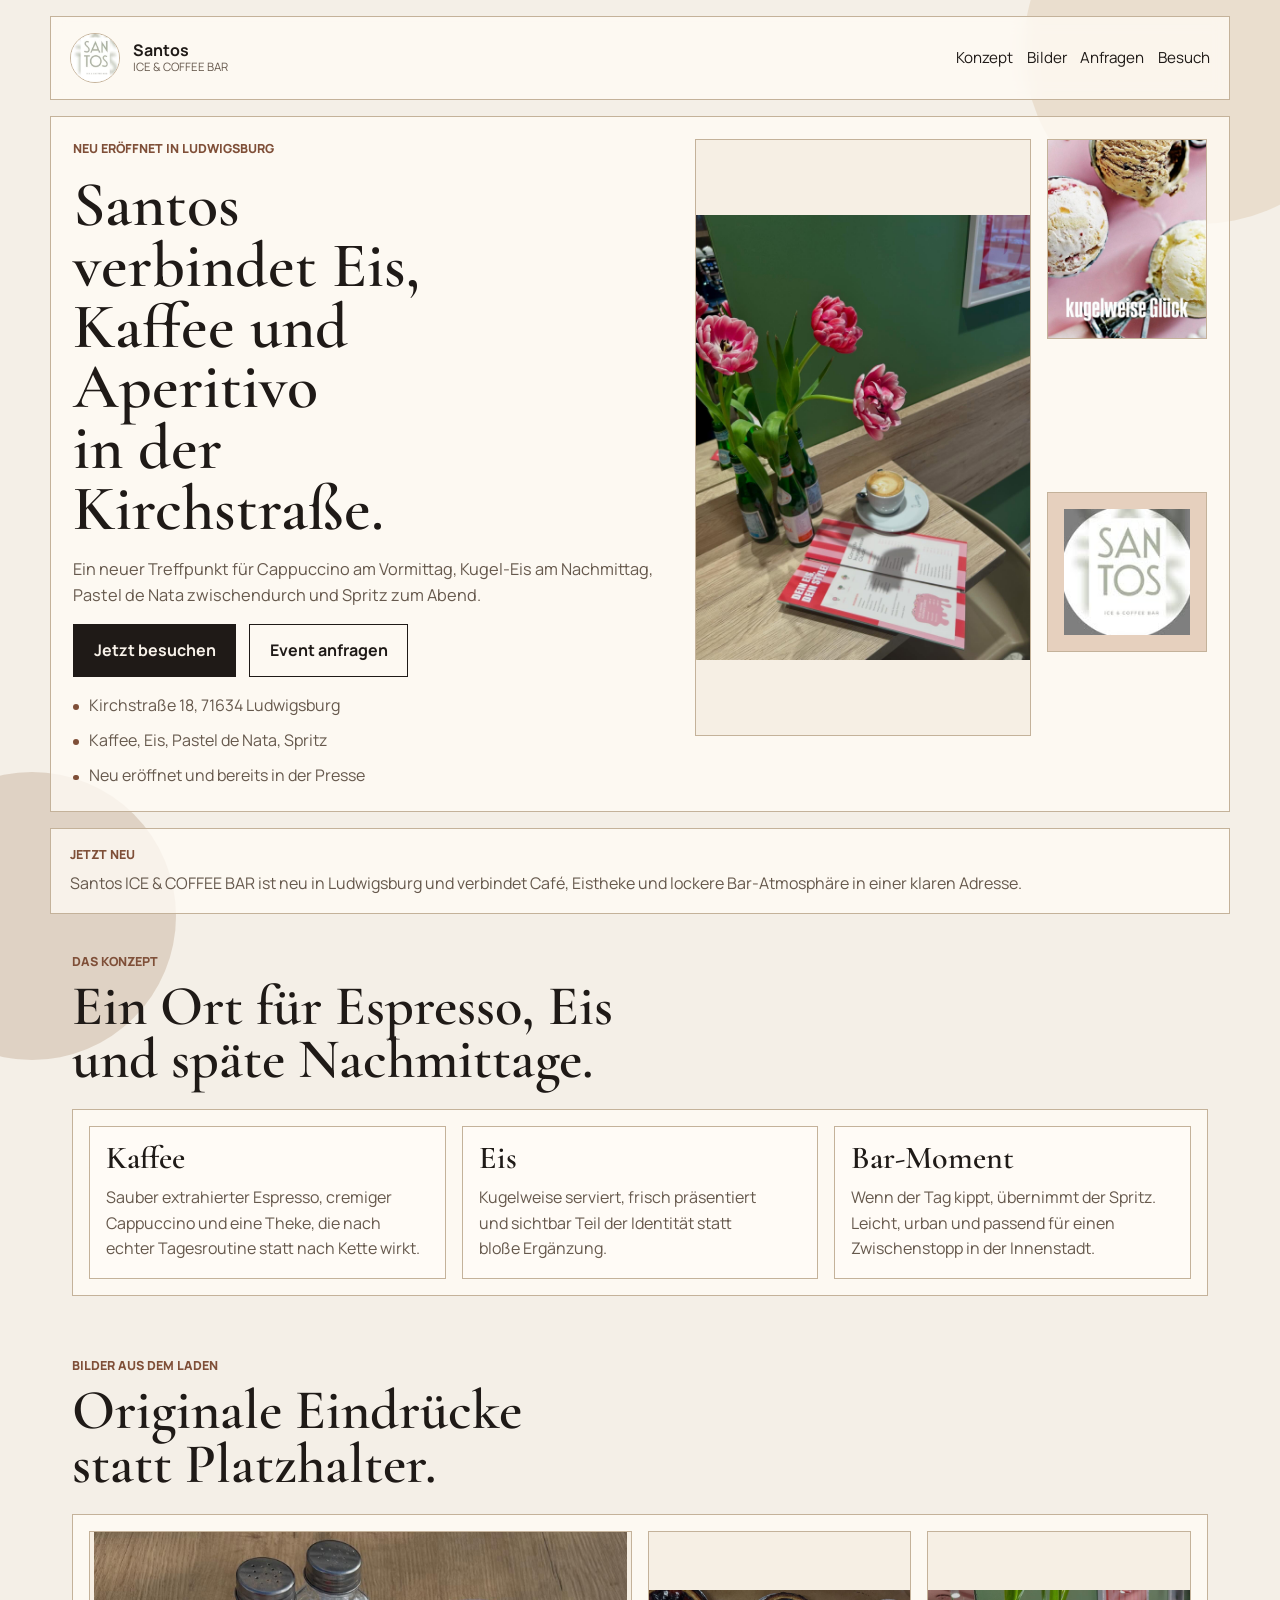
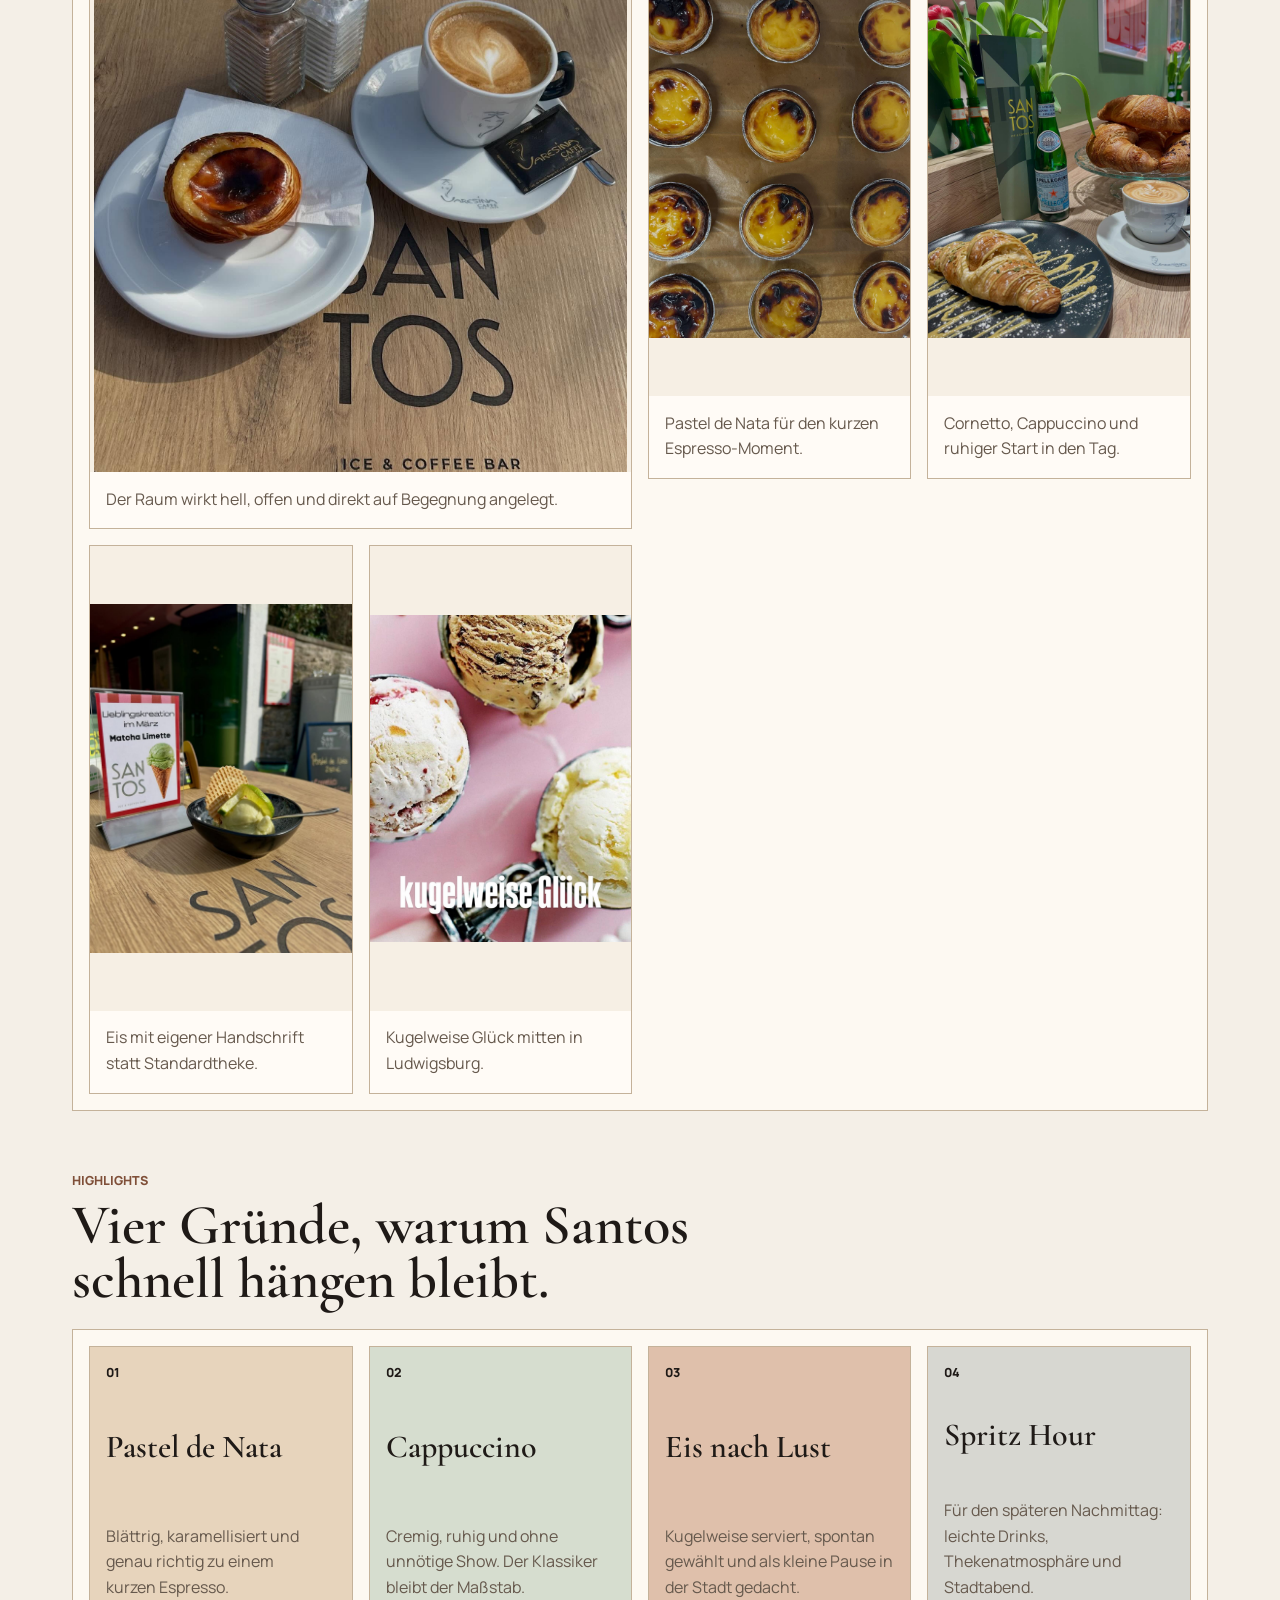
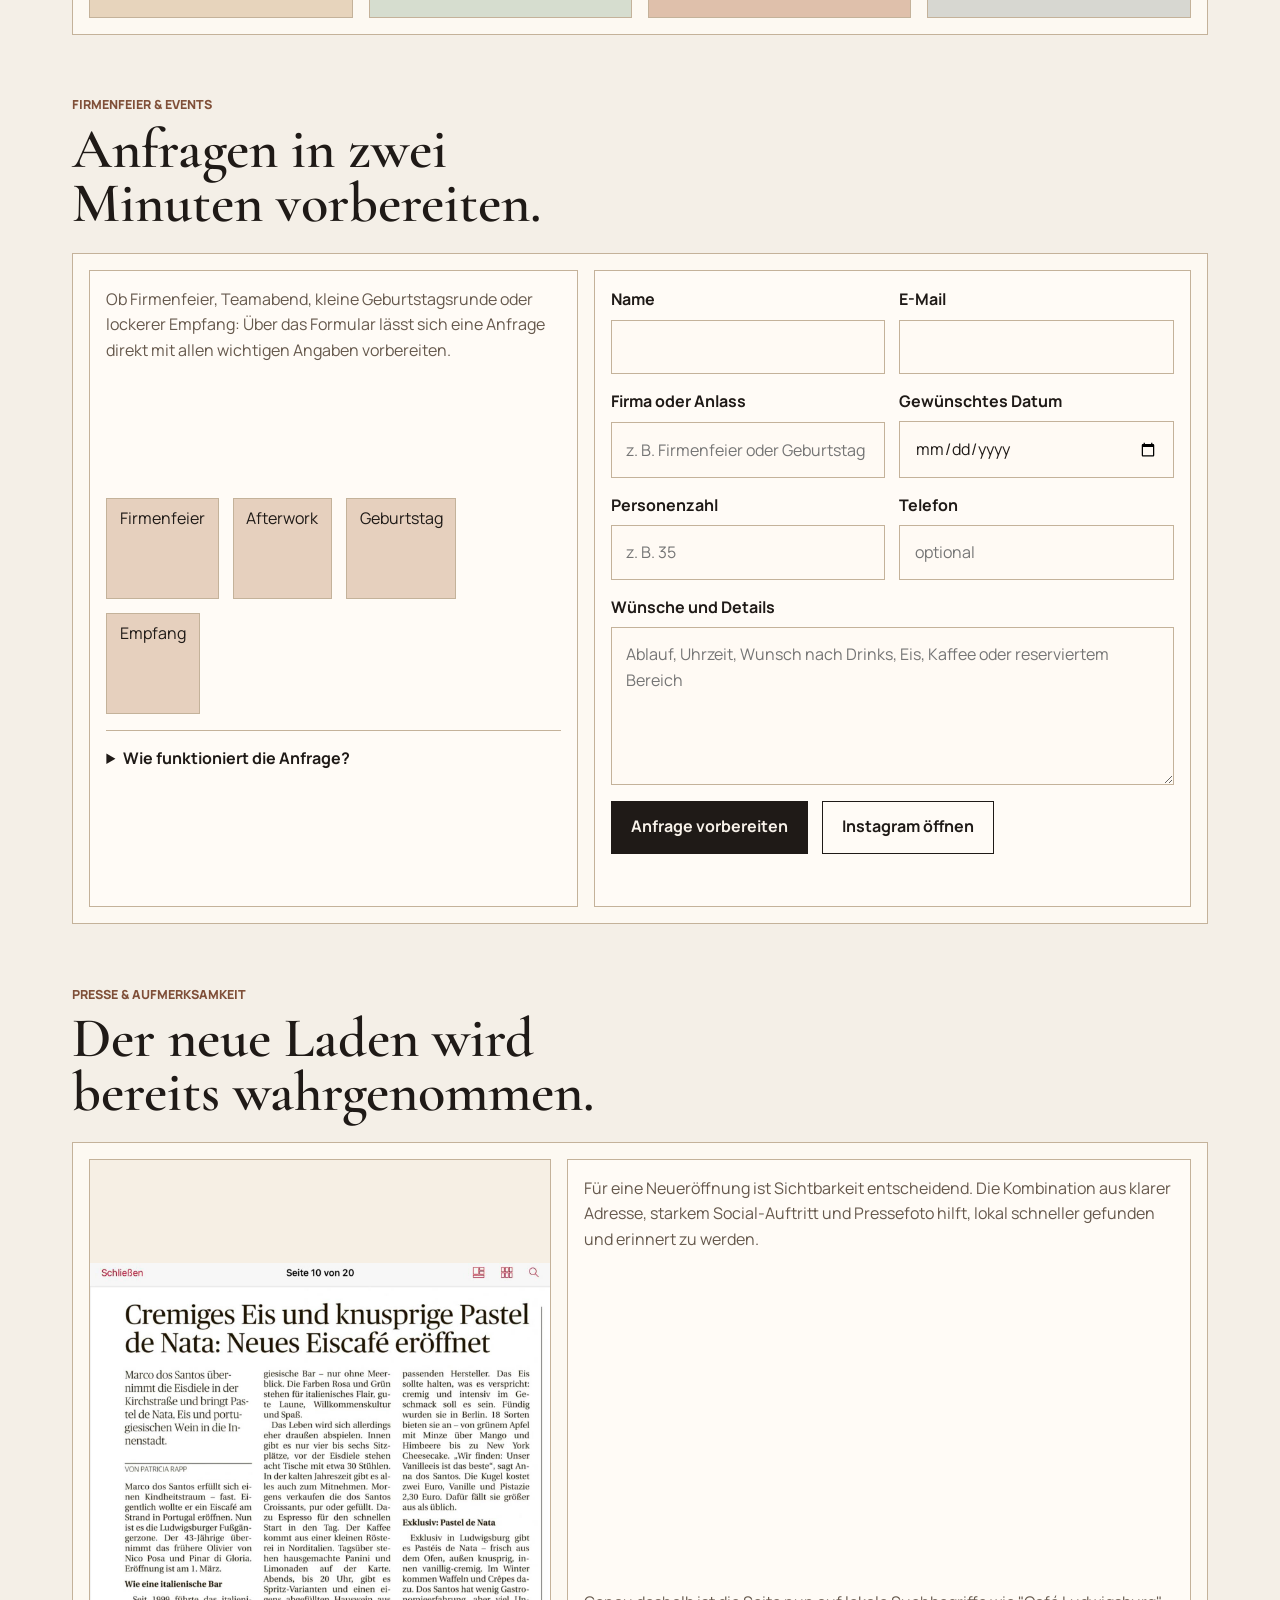
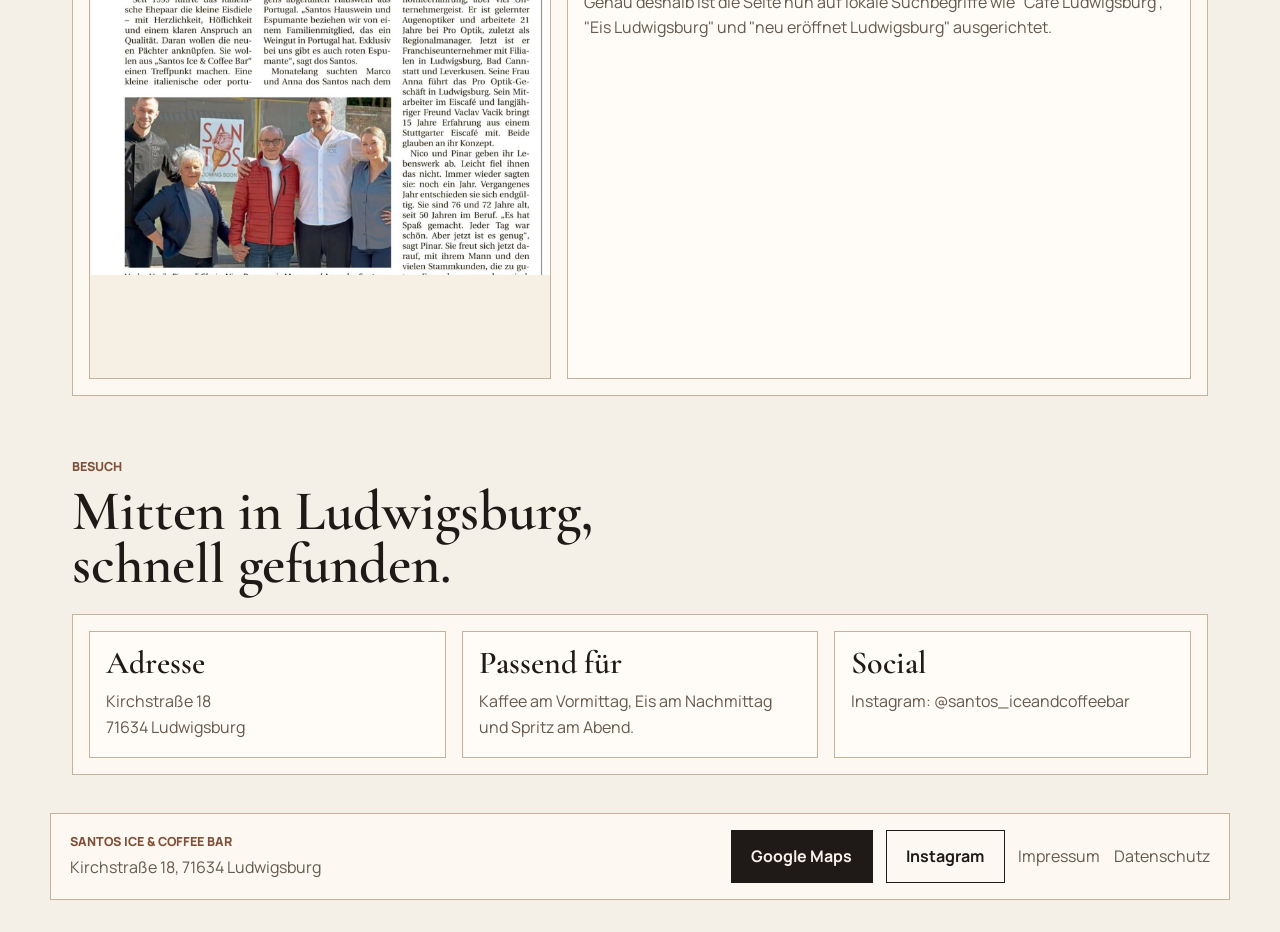
<file: index.html>
﻿<!DOCTYPE html>
<html lang="de">
  <head>
    <meta charset="UTF-8" />
    <meta name="viewport" content="width=device-width, initial-scale=1.0" />
    <title>Santos ICE &amp; COFFEE BAR | Neu eröffnet in Ludwigsburg</title>
    <meta
      name="description"
      content="Santos ICE & COFFEE BAR ist neu eröffnet in Ludwigsburg. Kaffee, Eis, Pastel de Nata, Spritz und entspannte Café-Bar-Vibes in der Kirchstraße 18."
    />
    <meta name="robots" content="index,follow" />
    <meta name="theme-color" content="#1f1a17" />
    <meta property="og:locale" content="de_DE" />
    <meta property="og:type" content="website" />
    <meta property="og:title" content="Santos ICE & COFFEE BAR | Neu eröffnet in Ludwigsburg" />
    <meta
      property="og:description"
      content="Neu eröffnet in Ludwigsburg: Santos ICE & COFFEE BAR mit Eis, Kaffee, Pastel de Nata und Spritz in der Kirchstraße 18."
    />
    <meta property="og:image" content="./santos-iceandcoffeebar.jpg" />
    <meta property="og:image:alt" content="Innenraum der Santos ICE & COFFEE BAR in Ludwigsburg" />
    <meta name="twitter:card" content="summary_large_image" />
    <meta name="twitter:title" content="Santos ICE & COFFEE BAR | Neu eröffnet in Ludwigsburg" />
    <meta
      name="twitter:description"
      content="Kaffee, Eis, Pastel de Nata und Spritz in der Kirchstraße 18 in Ludwigsburg."
    />
    <meta name="twitter:image" content="./santos-iceandcoffeebar.jpg" />
    <link rel="preconnect" href="https://fonts.googleapis.com" />
    <link rel="preconnect" href="https://fonts.gstatic.com" crossorigin />
    <link
      href="https://fonts.googleapis.com/css2?family=Cormorant+Garamond:wght@500;600;700&family=Manrope:wght@400;500;600;700;800&display=swap"
      rel="stylesheet"
    />
    <link rel="icon" type="image/jpeg" href="./logo.jpg" />
    <link rel="stylesheet" href="./styles.css" />
    <script type="application/ld+json">
      {
        "@context": "https://schema.org",
        "@type": "CafeOrCoffeeShop",
        "name": "Santos ICE & COFFEE BAR",
        "description": "Neu eröffnetes Café mit Eis, Kaffee, Pastel de Nata und Spritz in Ludwigsburg.",
        "address": {
          "@type": "PostalAddress",
          "streetAddress": "Kirchstraße 18",
          "postalCode": "71634",
          "addressLocality": "Ludwigsburg",
          "addressCountry": "DE"
        },
        "servesCuisine": ["Coffee", "Ice Cream", "Pastry", "Spritz"],
        "sameAs": ["https://www.instagram.com/santos_iceandcoffeebar/"]
      }
    </script>
  </head>
  <body>
    <div class="page-shell">
      <header class="site-header">
        <a class="brand" href="#top" aria-label="Startseite Santos ICE &amp; COFFEE BAR">
          <img class="brand-logo" src="./logo.jpg" alt="Santos ICE und COFFEE BAR Logo" />
          <span class="brand-text">
            <strong>Santos</strong>
            <span>ICE &amp; COFFEE BAR</span>
          </span>
        </a>

        <nav class="site-nav" aria-label="Hauptnavigation">
          <a href="#concept">Konzept</a>
          <a href="#gallery">Bilder</a>
          <a href="#events">Anfragen</a>
          <a href="#visit">Besuch</a>
        </nav>
      </header>

      <main id="top">
        <section class="hero">
          <div class="hero-copy">
            <p class="eyebrow">Neu eröffnet in Ludwigsburg</p>
            <h1>Santos verbindet Eis, Kaffee und Aperitivo in der Kirchstraße.</h1>
            <p class="hero-text">
              Ein neuer Treffpunkt für Cappuccino am Vormittag, Kugel-Eis am
              Nachmittag, Pastel de Nata zwischendurch und Spritz zum Abend.
            </p>
            <div class="hero-actions">
              <a class="button button-solid" href="#visit">Jetzt besuchen</a>
              <a class="button button-ghost" href="#events">Event anfragen</a>
            </div>
            <ul class="hero-facts" aria-label="Kurze Informationen zu Santos">
              <li>Kirchstraße 18, 71634 Ludwigsburg</li>
              <li>Kaffee, Eis, Pastel de Nata, Spritz</li>
              <li>Neu eröffnet und bereits in der Presse</li>
            </ul>
          </div>

          <div class="hero-visuals" aria-label="Eindrücke aus dem Santos">
            <a class="hero-image hero-image-main lightbox-trigger" href="./santos-iceandcoffeebar.jpg" data-lightbox-caption="Innenansicht der neu eröffneten Santos ICE & COFFEE BAR">
              <img
                src="./santos-iceandcoffeebar.jpg"
                alt="Innenansicht der neu eröffneten Santos ICE & COFFEE BAR"
                loading="eager"
              />
            </a>
            <a class="hero-image hero-image-small lightbox-trigger" href="./santos_eis.jpg" data-lightbox-caption="Eisbecher im Santos">
              <img src="./santos_eis.jpg" alt="Eisbecher im Santos" loading="lazy" />
            </a>
            <figure class="hero-image hero-image-badge">
              <img src="./logo.jpg" alt="Santos Logo" loading="lazy" />
            </figure>
          </div>
        </section>

        <section class="opening-note" aria-label="Hinweis zur Neueröffnung">
          <p class="eyebrow">Jetzt neu</p>
          <p>
            Santos ICE &amp; COFFEE BAR ist neu in Ludwigsburg und verbindet
            Café, Eistheke und lockere Bar-Atmosphäre in einer klaren Adresse.
          </p>
        </section>

        <section class="concept" id="concept">
          <div class="section-heading">
            <p class="eyebrow">Das Konzept</p>
            <h2>Ein Ort für Espresso, Eis und späte Nachmittage.</h2>
          </div>
          <div class="concept-grid">
            <article>
              <h3>Kaffee</h3>
              <p>
                Sauber extrahierter Espresso, cremiger Cappuccino und eine Theke,
                die nach echter Tagesroutine statt nach Kette wirkt.
              </p>
            </article>
            <article>
              <h3>Eis</h3>
              <p>
                Kugelweise serviert, frisch präsentiert und sichtbar Teil der
                Identität statt bloße Ergänzung.
              </p>
            </article>
            <article>
              <h3>Bar-Moment</h3>
              <p>
                Wenn der Tag kippt, übernimmt der Spritz. Leicht, urban und
                passend für einen Zwischenstopp in der Innenstadt.
              </p>
            </article>
          </div>
        </section>

        <section class="gallery" id="gallery">
          <div class="section-heading">
            <p class="eyebrow">Bilder aus dem Laden</p>
            <h2>Originale Eindrücke statt Platzhalter.</h2>
          </div>
          <div class="gallery-grid">
            <figure class="gallery-card gallery-card-large">
              <a class="lightbox-trigger" href="./ein tag im santos iceandcoffeebar.jpg" data-lightbox-caption="Ein Tag im Santos ICE & COFFEE BAR">
                <img src="./ein tag im santos iceandcoffeebar.jpg" alt="Ein Tag im Santos ICE & COFFEE BAR" loading="lazy" />
              </a>
              <figcaption>Der Raum wirkt hell, offen und direkt auf Begegnung angelegt.</figcaption>
            </figure>
            <figure class="gallery-card">
              <a class="lightbox-trigger" href="./pasteldenata.jpg" data-lightbox-caption="Pastel de Nata im Santos">
                <img src="./pasteldenata.jpg" alt="Pastel de Nata im Santos" loading="lazy" />
              </a>
              <figcaption>Pastel de Nata für den kurzen Espresso-Moment.</figcaption>
            </figure>
            <figure class="gallery-card">
              <a class="lightbox-trigger" href="./cornetto.jpg" data-lightbox-caption="Cornetto und Cappuccino im Santos">
                <img src="./cornetto.jpg" alt="Cornetto und Cappuccino im Santos" loading="lazy" />
              </a>
              <figcaption>Cornetto, Cappuccino und ruhiger Start in den Tag.</figcaption>
            </figure>
            <figure class="gallery-card">
              <a class="lightbox-trigger" href="./matcha limette eis.jpg" data-lightbox-caption="Matcha-Limette-Eis bei Santos">
                <img src="./matcha limette eis.jpg" alt="Matcha-Limette-Eis bei Santos" loading="lazy" />
              </a>
              <figcaption>Eis mit eigener Handschrift statt Standardtheke.</figcaption>
            </figure>
            <figure class="gallery-card">
              <a class="lightbox-trigger" href="./santos_eis.jpg" data-lightbox-caption="Kugelweise Glück mitten in Ludwigsburg">
                <img src="./santos_eis.jpg" alt="Eis im Santos ICE & COFFEE BAR" loading="lazy" />
              </a>
              <figcaption>Kugelweise Glück mitten in Ludwigsburg.</figcaption>
            </figure>
          </div>
        </section>

        <section class="specials">
          <div class="section-heading">
            <p class="eyebrow">Highlights</p>
            <h2>Vier Gründe, warum Santos schnell hängen bleibt.</h2>
          </div>
          <div class="specials-grid">
            <article class="special-card accent-sand">
              <span class="special-index">01</span>
              <h3>Pastel de Nata</h3>
              <p>Blättrig, karamellisiert und genau richtig zu einem kurzen Espresso.</p>
            </article>
            <article class="special-card accent-olive">
              <span class="special-index">02</span>
              <h3>Cappuccino</h3>
              <p>Cremig, ruhig und ohne unnötige Show. Der Klassiker bleibt der Maßstab.</p>
            </article>
            <article class="special-card accent-terra">
              <span class="special-index">03</span>
              <h3>Eis nach Lust</h3>
              <p>Kugelweise serviert, spontan gewählt und als kleine Pause in der Stadt gedacht.</p>
            </article>
            <article class="special-card accent-night">
              <span class="special-index">04</span>
              <h3>Spritz Hour</h3>
              <p>Für den späteren Nachmittag: leichte Drinks, Thekenatmosphäre und Stadtabend.</p>
            </article>
          </div>
        </section>

        <section class="events" id="events">
          <div class="section-heading">
            <p class="eyebrow">Firmenfeier &amp; Events</p>
            <h2>Anfragen in zwei Minuten vorbereiten.</h2>
          </div>
          <div class="events-layout">
            <div class="events-copy">
              <p>
                Ob Firmenfeier, Teamabend, kleine Geburtstagsrunde oder lockerer
                Empfang: Über das Formular lässt sich eine Anfrage direkt mit allen
                wichtigen Angaben vorbereiten.
              </p>
              <div class="event-tags" aria-label="Mögliche Anlässe">
                <span>Firmenfeier</span>
                <span>Afterwork</span>
                <span>Geburtstag</span>
                <span>Empfang</span>
              </div>
              <details class="events-detail">
                <summary>Wie funktioniert die Anfrage?</summary>
                <p>
                  Nach dem Absenden öffnet sich eine vorbereitete E-Mail mit allen
                  Formulardaten. So kann die Anfrage direkt verschickt oder vor dem
                  Versand noch angepasst werden.
                </p>
              </details>
            </div>

            <form class="event-form" id="event-form" data-recipient="info@santos-iceandcoffeebar.de" novalidate>
              <div class="form-grid">
                <label>
                  <span>Name</span>
                  <input type="text" name="name" autocomplete="name" required />
                </label>
                <label>
                  <span>E-Mail</span>
                  <input type="email" name="email" autocomplete="email" required />
                </label>
                <label>
                  <span>Firma oder Anlass</span>
                  <input type="text" name="occasion" placeholder="z. B. Firmenfeier oder Geburtstag" required />
                </label>
                <label>
                  <span>Gewünschtes Datum</span>
                  <input type="date" name="date" required />
                </label>
                <label>
                  <span>Personenzahl</span>
                  <input type="number" name="guests" min="5" max="250" placeholder="z. B. 35" required />
                </label>
                <label>
                  <span>Telefon</span>
                  <input type="tel" name="phone" autocomplete="tel" placeholder="optional" />
                </label>
              </div>
              <label class="form-message">
                <span>Wünsche und Details</span>
                <textarea name="message" rows="5" placeholder="Ablauf, Uhrzeit, Wunsch nach Drinks, Eis, Kaffee oder reserviertem Bereich"></textarea>
              </label>
              <div class="form-actions">
                <button class="button button-solid" type="submit">Anfrage vorbereiten</button>
                <a class="button button-ghost" href="https://www.instagram.com/santos_iceandcoffeebar/" target="_blank" rel="noreferrer">
                  Instagram öffnen
                </a>
              </div>
              <p class="form-feedback" id="form-feedback" aria-live="polite"></p>
            </form>
          </div>
        </section>

        <section class="press" id="press">
          <div class="section-heading">
            <p class="eyebrow">Presse &amp; Aufmerksamkeit</p>
            <h2>Der neue Laden wird bereits wahrgenommen.</h2>
          </div>
          <div class="press-layout">
            <a class="press-image lightbox-trigger" href="./santos-iceandcoffeebar-in-der-presse.jpg" data-lightbox-caption="Santos ICE & COFFEE BAR in der Presse">
              <img
                src="./santos-iceandcoffeebar-in-der-presse.jpg"
                alt="Santos ICE & COFFEE BAR in der Presse"
                loading="lazy"
              />
            </a>
            <div class="press-copy">
              <p>
                Für eine Neueröffnung ist Sichtbarkeit entscheidend. Die Kombination
                aus klarer Adresse, starkem Social-Auftritt und Pressefoto hilft,
                lokal schneller gefunden und erinnert zu werden.
              </p>
              <p>
                Genau deshalb ist die Seite nun auf lokale Suchbegriffe wie
                "Café Ludwigsburg", "Eis Ludwigsburg" und "neu eröffnet
                Ludwigsburg" ausgerichtet.
              </p>
            </div>
          </div>
        </section>

        <section class="visit" id="visit">
          <div class="section-heading">
            <p class="eyebrow">Besuch</p>
            <h2>Mitten in Ludwigsburg, schnell gefunden.</h2>
          </div>
          <div class="visit-layout">
            <article class="visit-card">
              <h3>Adresse</h3>
              <p>Kirchstraße 18<br />71634 Ludwigsburg</p>
            </article>
            <article class="visit-card">
              <h3>Passend für</h3>
              <p>Kaffee am Vormittag, Eis am Nachmittag und Spritz am Abend.</p>
            </article>
            <article class="visit-card">
              <h3>Social</h3>
              <p>
                Instagram:
                <a href="https://www.instagram.com/santos_iceandcoffeebar/" target="_blank" rel="noreferrer">
                  @santos_iceandcoffeebar
                </a>
              </p>
            </article>
          </div>
        </section>
      </main>

      <footer class="site-footer" id="contact">
        <div>
          <p class="eyebrow">Santos ICE &amp; COFFEE BAR</p>
          <p>Kirchstraße 18, 71634 Ludwigsburg</p>
        </div>
        <div class="footer-actions footer-links">
          <a class="button button-solid" href="https://maps.google.com/?q=Kirchstraße+18+71634+Ludwigsburg" target="_blank" rel="noreferrer">
            Google Maps
          </a>
          <a class="button button-ghost" href="https://www.instagram.com/santos_iceandcoffeebar/" target="_blank" rel="noreferrer">
            Instagram
          </a>
          <a class="footer-legal-link" href="./impressum.html">Impressum</a>
          <a class="footer-legal-link" href="./datenschutz.html">Datenschutz</a>
        </div>
      </footer>
    </div>

    <div class="lightbox" id="lightbox" hidden>
      <button class="lightbox-close" id="lightbox-close" type="button" aria-label="Lightbox schließen">Schließen</button>
      <div class="lightbox-backdrop" id="lightbox-backdrop"></div>
      <figure class="lightbox-figure">
        <img id="lightbox-image" alt="" />
        <figcaption id="lightbox-caption"></figcaption>
      </figure>
    </div>

    <script src="./script.js"></script>
  </body>
</html>
</file>
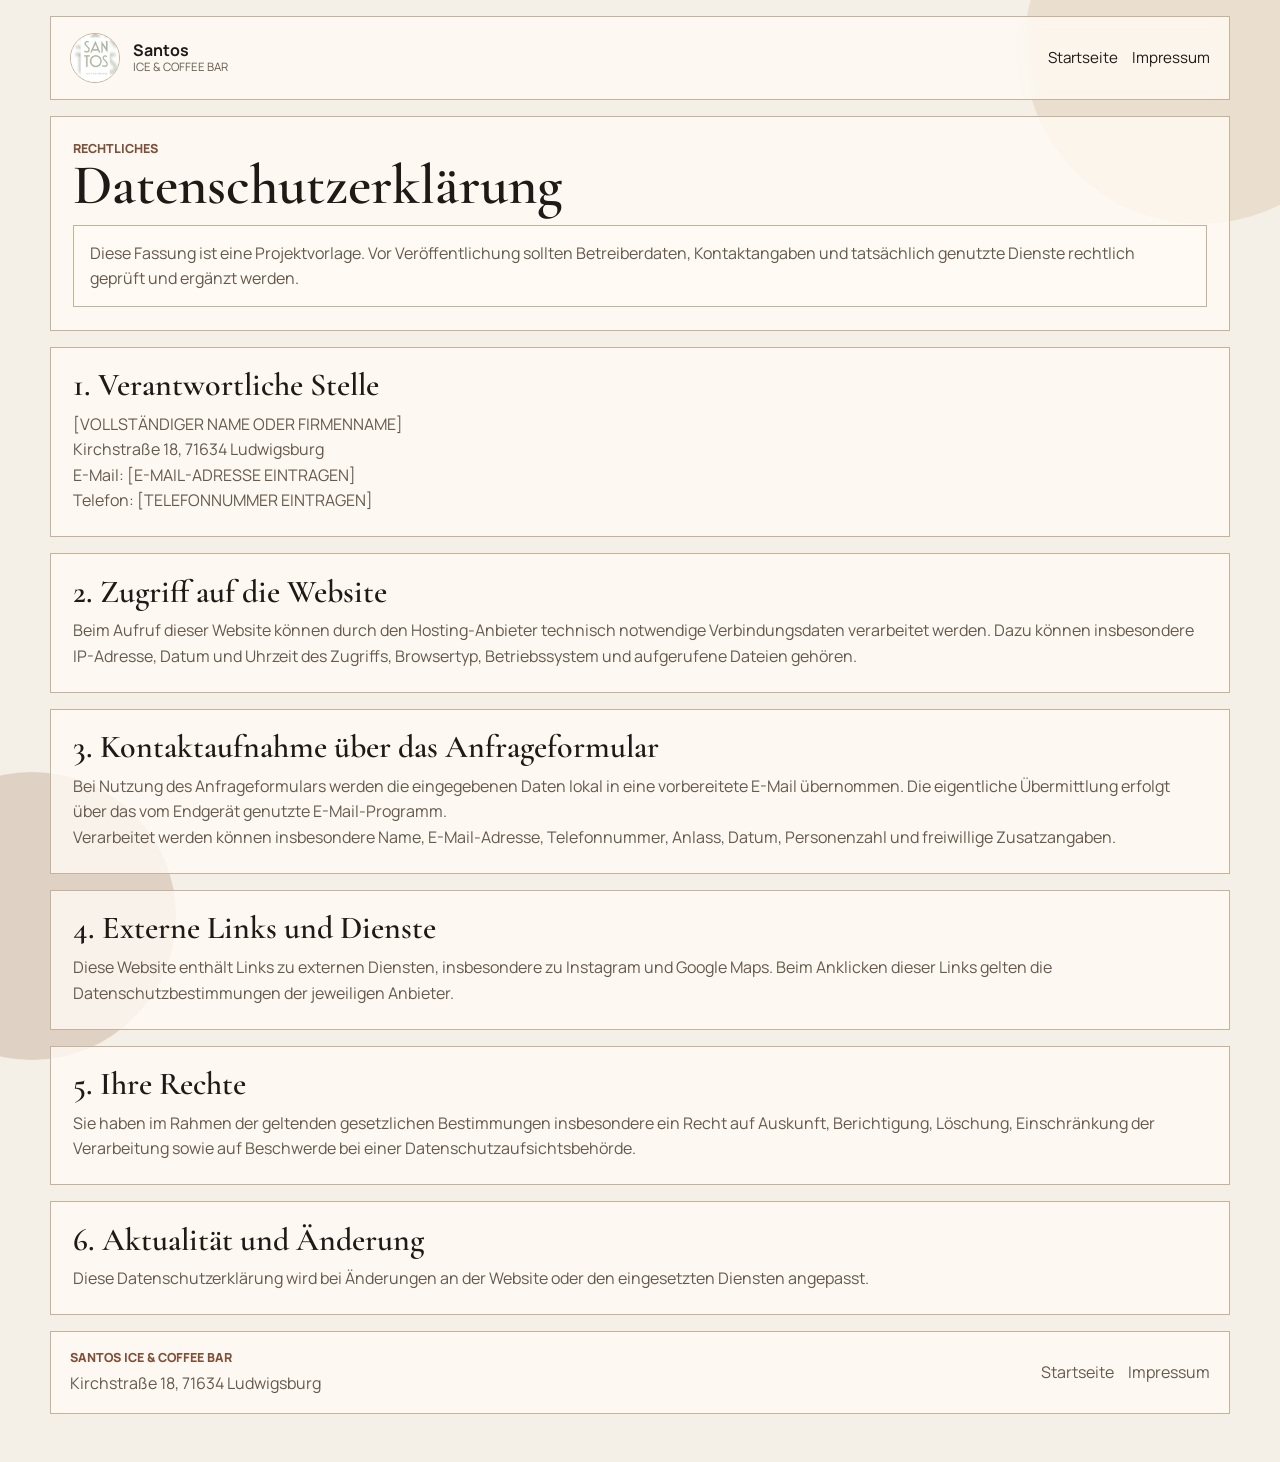
<file: datenschutz.html>
﻿<!DOCTYPE html>
<html lang="de">
  <head>
    <meta charset="UTF-8" />
    <meta name="viewport" content="width=device-width, initial-scale=1.0" />
    <title>Datenschutz | Santos ICE &amp; COFFEE BAR</title>
    <meta name="robots" content="index,follow" />
    <link rel="preconnect" href="https://fonts.googleapis.com" />
    <link rel="preconnect" href="https://fonts.gstatic.com" crossorigin />
    <link
      href="https://fonts.googleapis.com/css2?family=Cormorant+Garamond:wght@500;600;700&family=Manrope:wght@400;500;600;700;800&display=swap"
      rel="stylesheet"
    />
    <link rel="icon" type="image/jpeg" href="./logo.jpg" />
    <link rel="stylesheet" href="./styles.css" />
  </head>
  <body>
    <div class="page-shell legal-shell">
      <header class="site-header">
        <a class="brand" href="./index.html" aria-label="Zur Startseite von Santos ICE &amp; COFFEE BAR">
          <img class="brand-logo" src="./logo.jpg" alt="Santos ICE und COFFEE BAR Logo" />
          <span class="brand-text">
            <strong>Santos</strong>
            <span>ICE &amp; COFFEE BAR</span>
          </span>
        </a>
        <nav class="site-nav" aria-label="Rechtliches">
          <a href="./index.html">Startseite</a>
          <a href="./impressum.html">Impressum</a>
        </nav>
      </header>

      <main class="legal-page">
        <section class="legal-card">
          <p class="eyebrow">Rechtliches</p>
          <h1>Datenschutzerklärung</h1>
          <p class="legal-note">
            Diese Fassung ist eine Projektvorlage. Vor Veröffentlichung sollten Betreiberdaten, Kontaktangaben und tatsächlich genutzte Dienste rechtlich geprüft und ergänzt werden.
          </p>
        </section>

        <section class="legal-card">
          <h2>1. Verantwortliche Stelle</h2>
          <p>[VOLLSTÄNDIGER NAME ODER FIRMENNAME]</p>
          <p>Kirchstraße 18, 71634 Ludwigsburg</p>
          <p>E-Mail: [E-MAIL-ADRESSE EINTRAGEN]</p>
          <p>Telefon: [TELEFONNUMMER EINTRAGEN]</p>
        </section>

        <section class="legal-card">
          <h2>2. Zugriff auf die Website</h2>
          <p>
            Beim Aufruf dieser Website können durch den Hosting-Anbieter technisch notwendige Verbindungsdaten verarbeitet werden.
            Dazu können insbesondere IP-Adresse, Datum und Uhrzeit des Zugriffs, Browsertyp, Betriebssystem und aufgerufene Dateien gehören.
          </p>
        </section>

        <section class="legal-card">
          <h2>3. Kontaktaufnahme über das Anfrageformular</h2>
          <p>
            Bei Nutzung des Anfrageformulars werden die eingegebenen Daten lokal in eine vorbereitete E-Mail übernommen.
            Die eigentliche Übermittlung erfolgt über das vom Endgerät genutzte E-Mail-Programm.
          </p>
          <p>
            Verarbeitet werden können insbesondere Name, E-Mail-Adresse, Telefonnummer, Anlass, Datum, Personenzahl und freiwillige Zusatzangaben.
          </p>
        </section>

        <section class="legal-card">
          <h2>4. Externe Links und Dienste</h2>
          <p>
            Diese Website enthält Links zu externen Diensten, insbesondere zu Instagram und Google Maps.
            Beim Anklicken dieser Links gelten die Datenschutzbestimmungen der jeweiligen Anbieter.
          </p>
        </section>

        <section class="legal-card">
          <h2>5. Ihre Rechte</h2>
          <p>
            Sie haben im Rahmen der geltenden gesetzlichen Bestimmungen insbesondere ein Recht auf Auskunft, Berichtigung, Löschung, Einschränkung der Verarbeitung sowie auf Beschwerde bei einer Datenschutzaufsichtsbehörde.
          </p>
        </section>

        <section class="legal-card">
          <h2>6. Aktualität und Änderung</h2>
          <p>
            Diese Datenschutzerklärung wird bei Änderungen an der Website oder den eingesetzten Diensten angepasst.
          </p>
        </section>
      </main>

      <footer class="site-footer">
        <div>
          <p class="eyebrow">Santos ICE &amp; COFFEE BAR</p>
          <p>Kirchstraße 18, 71634 Ludwigsburg</p>
        </div>
        <div class="footer-actions footer-links">
          <a class="footer-legal-link" href="./index.html">Startseite</a>
          <a class="footer-legal-link" href="./impressum.html">Impressum</a>
        </div>
      </footer>
    </div>
  </body>
</html>
</file>
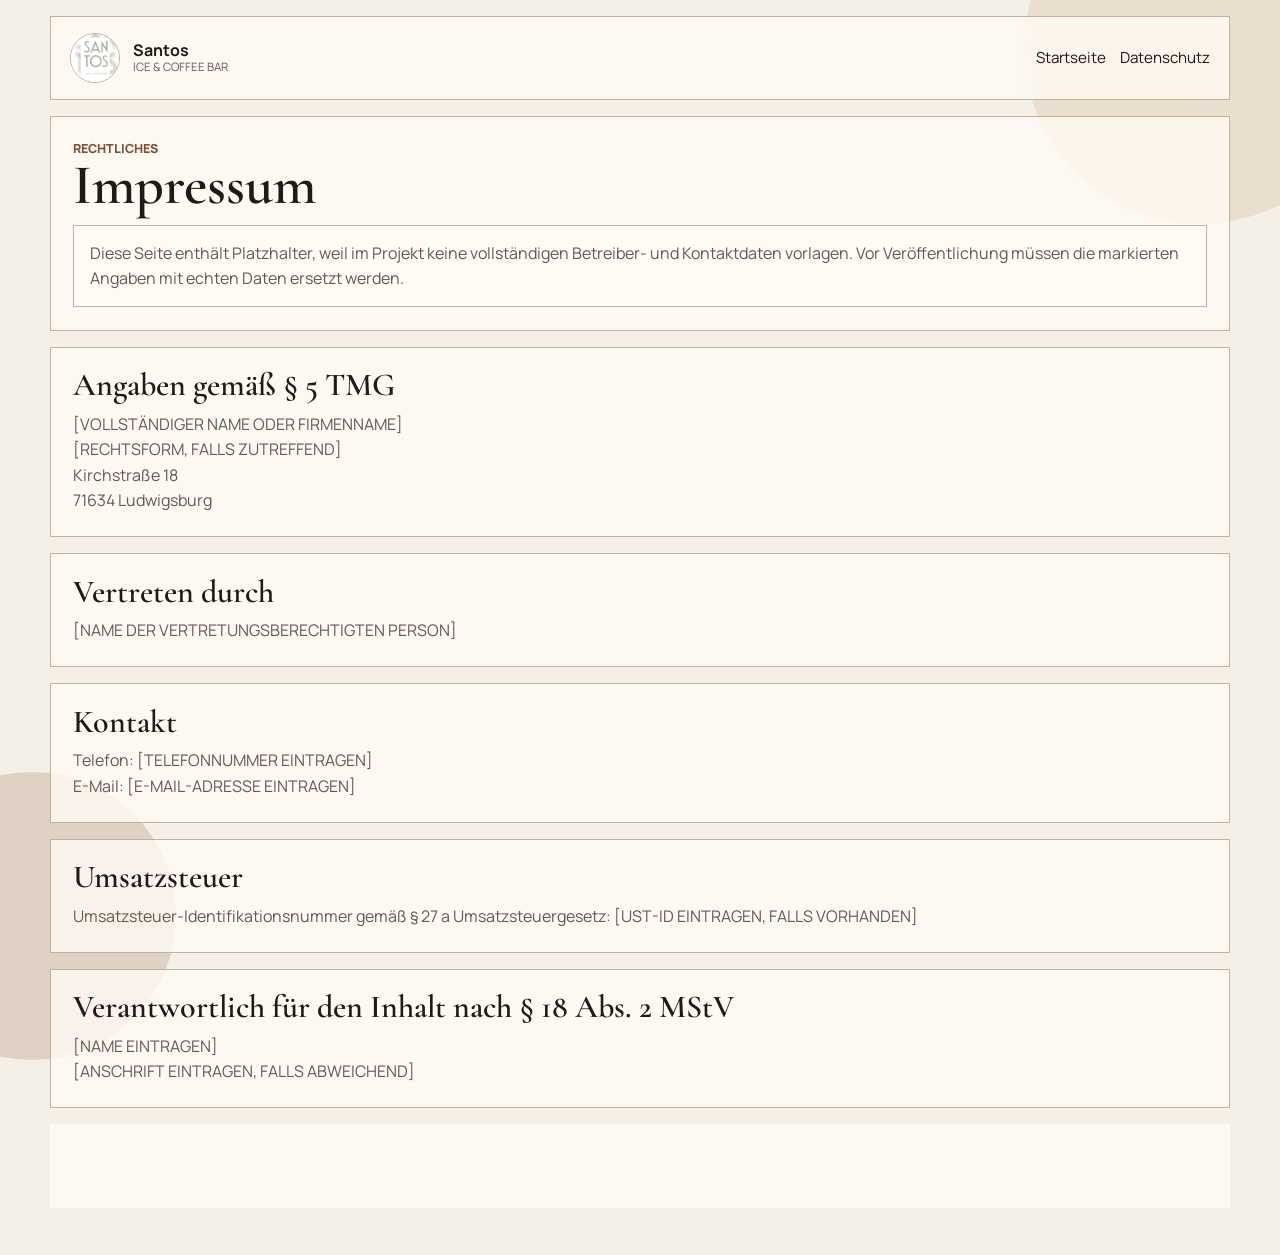
<file: impressum.html>
﻿<!DOCTYPE html>
<html lang="de">
  <head>
    <meta charset="UTF-8" />
    <meta name="viewport" content="width=device-width, initial-scale=1.0" />
    <title>Impressum | Santos ICE &amp; COFFEE BAR</title>
    <meta name="robots" content="index,follow" />
    <link rel="preconnect" href="https://fonts.googleapis.com" />
    <link rel="preconnect" href="https://fonts.gstatic.com" crossorigin />
    <link
      href="https://fonts.googleapis.com/css2?family=Cormorant+Garamond:wght@500;600;700&family=Manrope:wght@400;500;600;700;800&display=swap"
      rel="stylesheet"
    />
    <link rel="icon" type="image/jpeg" href="./logo.jpg" />
    <link rel="stylesheet" href="./styles.css" />
  </head>
  <body>
    <div class="page-shell legal-shell">
      <header class="site-header">
        <a class="brand" href="./index.html" aria-label="Zur Startseite von Santos ICE &amp; COFFEE BAR">
          <img class="brand-logo" src="./logo.jpg" alt="Santos ICE und COFFEE BAR Logo" />
          <span class="brand-text">
            <strong>Santos</strong>
            <span>ICE &amp; COFFEE BAR</span>
          </span>
        </a>
        <nav class="site-nav" aria-label="Rechtliches">
          <a href="./index.html">Startseite</a>
          <a href="./datenschutz.html">Datenschutz</a>
        </nav>
      </header>

      <main class="legal-page">
        <section class="legal-card">
          <p class="eyebrow">Rechtliches</p>
          <h1>Impressum</h1>
          <p class="legal-note">
            Diese Seite enthält Platzhalter, weil im Projekt keine vollständigen Betreiber- und Kontaktdaten vorlagen.
            Vor Veröffentlichung müssen die markierten Angaben mit echten Daten ersetzt werden.
          </p>
        </section>

        <section class="legal-card">
          <h2>Angaben gemäß § 5 TMG</h2>
          <p>[VOLLSTÄNDIGER NAME ODER FIRMENNAME]</p>
          <p>[RECHTSFORM, FALLS ZUTREFFEND]</p>
          <p>Kirchstraße 18</p>
          <p>71634 Ludwigsburg</p>
        </section>

        <section class="legal-card">
          <h2>Vertreten durch</h2>
          <p>[NAME DER VERTRETUNGSBERECHTIGTEN PERSON]</p>
        </section>

        <section class="legal-card">
          <h2>Kontakt</h2>
          <p>Telefon: [TELEFONNUMMER EINTRAGEN]</p>
          <p>E-Mail: [E-MAIL-ADRESSE EINTRAGEN]</p>
        </section>

        <section class="legal-card">
          <h2>Umsatzsteuer</h2>
          <p>Umsatzsteuer-Identifikationsnummer gemäß § 27 a Umsatzsteuergesetz: [UST-ID EINTRAGEN, FALLS VORHANDEN]</p>
        </section>

        <section class="legal-card">
          <h2>Verantwortlich für den Inhalt nach § 18 Abs. 2 MStV</h2>
          <p>[NAME EINTRAGEN]</p>
          <p>[ANSCHRIFT EINTRAGEN, FALLS ABWEICHEND]</p>
        </section>
      </main>

      <footer class="site-footer">
        <div>
          <p class="eyebrow">Santos ICE &amp; COFFEE BAR</p>
          <p>Kirchstraße 18, 71634 Ludwigsburg</p>
        </div>
        <div class="footer-actions footer-links">
          <a class="footer-legal-link" href="./index.html">Startseite</a>
          <a class="footer-legal-link" href="./datenschutz.html">Datenschutz</a>
        </div>
      </footer>
    </div>
  </body>
</html>
</file>
<file: styles.css>
﻿:root {
  --bg: #f4efe7;
  --surface: #efe5d7;
  --surface-strong: #e3d2bc;
  --surface-soft: rgba(255, 251, 245, 0.78);
  --ink: #1f1a17;
  --muted: #66594d;
  --line: #c4b29a;
  --accent: #7f4f38;
  --accent-soft: #e6d0be;
  --max-width: 1180px;
}

* {
  box-sizing: border-box;
}

body {
  margin: 0;
  min-height: 100vh;
  background: var(--bg);
  color: var(--ink);
  font-family: "Manrope", sans-serif;
  line-height: 1.6;
}

body.lightbox-open {
  overflow: hidden;
}

body::before,
body::after {
  content: "";
  position: fixed;
  z-index: -1;
  border-radius: 999px;
  opacity: 0.45;
}

body::before {
  top: -8rem;
  right: -6rem;
  width: 22rem;
  height: 22rem;
  background: #dec9b0;
}

body::after {
  bottom: -10rem;
  left: -7rem;
  width: 18rem;
  height: 18rem;
  background: #c5b09a;
}

a {
  color: inherit;
  text-decoration: none;
}

img {
  display: block;
  max-width: 100%;
}

p {
  margin: 0;
  color: var(--muted);
  text-wrap: pretty;
}

ul {
  margin: 0;
  padding: 0;
  list-style: none;
}

input,
textarea,
button {
  font: inherit;
}

h1,
h2,
h3,
strong {
  text-wrap: balance;
}

h1,
h2,
h3 {
  margin: 0;
  font-family: "Cormorant Garamond", serif;
  font-weight: 600;
  line-height: 0.95;
}

.page-shell {
  width: min(calc(100% - 2rem), var(--max-width));
  margin: 0 auto;
  padding: 1rem 0 2rem;
}

.legal-shell {
  padding-bottom: 3rem;
}

.site-header,
.site-footer,
.hero,
.opening-note,
.concept-grid,
.gallery-grid,
.specials-grid,
.events-layout,
.press-layout,
.visit-layout,
.legal-card {
  border: 1px solid var(--line);
  background: var(--surface-soft);
}

.site-header,
.site-footer {
  display: flex;
  align-items: center;
  justify-content: space-between;
  gap: 1rem;
  padding: 1rem 1.2rem;
  backdrop-filter: blur(8px);
}

.site-header {
  position: sticky;
  top: 1rem;
  z-index: 10;
}

.brand {
  display: inline-flex;
  align-items: center;
  gap: 0.85rem;
}

.brand-logo {
  width: 3.1rem;
  height: 3.1rem;
  border-radius: 999px;
  object-fit: cover;
  border: 1px solid var(--line);
  background: #fff8f0;
}

.brand-text {
  display: grid;
  gap: 0.1rem;
  line-height: 1.1;
}

.brand-text strong {
  font-size: 1rem;
}

.brand-text span {
  font-size: 0.72rem;
  text-transform: uppercase;
  color: var(--muted);
}

.site-nav {
  display: flex;
  flex-wrap: wrap;
  justify-content: flex-end;
  gap: 0.85rem;
  font-size: 0.95rem;
}

.site-nav a {
  padding: 0.35rem 0;
}

.hero,
.gallery,
.press,
.specials,
.visit,
.concept,
.events,
.legal-page {
  margin-top: 1rem;
}

.hero,
.concept,
.gallery,
.specials,
.press,
.visit,
.events {
  padding: 1.4rem;
}

.hero {
  display: grid;
  grid-template-columns: minmax(0, 1fr) minmax(19rem, 32rem);
  gap: 1.5rem;
}

.hero-copy {
  display: grid;
  gap: 1rem;
  align-content: start;
}

.eyebrow {
  font-size: 0.78rem;
  font-weight: 800;
  text-transform: uppercase;
  color: var(--accent);
}

.hero h1 {
  font-size: clamp(2.6rem, 5vw, 4.4rem);
  max-width: 13ch;
}

.hero-text {
  max-width: 58ch;
  font-size: 1.02rem;
}

.hero-actions,
.footer-actions,
.form-actions,
.event-tags {
  display: flex;
  flex-wrap: wrap;
  gap: 0.85rem;
}

.button {
  display: inline-flex;
  align-items: center;
  justify-content: center;
  min-height: 3rem;
  padding: 0.8rem 1.2rem;
  border: 1px solid var(--ink);
  font-weight: 700;
  background: transparent;
  color: var(--ink);
  cursor: pointer;
}

.button-solid {
  background: var(--ink);
  color: #f8f2ea;
}

.button-ghost {
  background: transparent;
}

.footer-links {
  align-items: center;
}

.footer-legal-link {
  padding: 0.2rem 0;
  color: var(--muted);
}

.hero-facts {
  display: grid;
  gap: 0.6rem;
}

.hero-facts li {
  padding-left: 1rem;
  position: relative;
  color: var(--muted);
}

.hero-facts li::before {
  content: "";
  position: absolute;
  top: 0.7rem;
  left: 0;
  width: 0.35rem;
  height: 0.35rem;
  border-radius: 999px;
  background: var(--accent);
}

.hero-visuals {
  display: grid;
  grid-template-columns: minmax(0, 1fr) minmax(8rem, 10rem);
  grid-template-rows: auto auto;
  gap: 1rem;
  align-items: start;
}

.hero-image,
.gallery-card,
.press-image,
.events-copy,
.event-form {
  margin: 0;
  overflow: hidden;
  border: 1px solid var(--line);
  background: rgba(255, 251, 245, 0.9);
}

.hero-image {
  aspect-ratio: 9 / 16;
}

.hero-image img,
.gallery-card img,
.press-image img,
.lightbox img {
  width: 100%;
  height: 100%;
  object-fit: contain;
  background: #f6efe4;
}

.hero-image-main {
  grid-row: 1 / span 2;
}

.hero-image-small {
  aspect-ratio: 4 / 5;
}

.hero-image-badge {
  aspect-ratio: 1;
  background: var(--accent-soft);
}

.hero-image-badge img {
  object-fit: contain;
  padding: 1rem;
  background: transparent;
}

.lightbox-trigger {
  display: block;
}

.opening-note {
  margin-top: 1rem;
  padding: 1rem 1.2rem;
  display: grid;
  gap: 0.35rem;
}

.section-heading {
  display: grid;
  gap: 0.5rem;
  max-width: 46rem;
  margin-bottom: 1.4rem;
}

.section-heading h2,
.legal-card h1 {
  font-size: clamp(2rem, 4.4vw, 3.7rem);
}

.concept-grid,
.gallery-grid,
.specials-grid,
.events-layout,
.press-layout,
.visit-layout {
  display: grid;
  gap: 1rem;
  padding: 1rem;
}

.concept-grid {
  grid-template-columns: repeat(3, minmax(0, 1fr));
}

.concept-grid article,
.visit-card,
.press-copy {
  padding: 1rem;
  border: 1px solid var(--line);
  background: rgba(255, 251, 245, 0.9);
}

.concept-grid h3,
.special-card h3,
.visit-card h3,
.legal-card h2 {
  margin-bottom: 0.7rem;
  font-size: 2rem;
}

.gallery-grid {
  grid-template-columns: repeat(4, minmax(0, 1fr));
  align-items: start;
}

.gallery-card {
  transition: transform 180ms ease-out;
}

.gallery-card:hover {
  transform: translateY(-4px);
}

.gallery-card-large {
  grid-column: span 2;
}

.gallery-card img {
  aspect-ratio: 9 / 16;
}

.gallery-card-large img {
  aspect-ratio: 1 / 1;
}

.gallery-card figcaption {
  padding: 0.9rem 1rem 1rem;
  color: var(--muted);
}

.specials-grid {
  grid-template-columns: repeat(4, minmax(0, 1fr));
}

.special-card {
  min-height: 17rem;
  padding: 1rem;
  display: grid;
  align-content: space-between;
  border: 1px solid var(--line);
  transition: transform 180ms ease-out;
}

.special-card:hover {
  transform: translateY(-4px);
}

.accent-sand {
  background: #e7d4bc;
}

.accent-olive {
  background: #d6ddcf;
}

.accent-terra {
  background: #dfc0ab;
}

.accent-night {
  background: #d7d7d1;
}

.special-index {
  font-size: 0.78rem;
  font-weight: 800;
  text-transform: uppercase;
}

.events-layout {
  grid-template-columns: minmax(0, 0.9fr) minmax(0, 1.1fr);
  align-items: stretch;
}

.events-copy,
.event-form {
  padding: 1rem;
}

.events-copy {
  display: grid;
  gap: 1rem;
}

.event-tags span {
  padding: 0.45rem 0.8rem;
  border: 1px solid var(--line);
  background: var(--accent-soft);
  color: var(--ink);
}

.events-detail {
  border-top: 1px solid var(--line);
  padding-top: 0.9rem;
}

.events-detail summary {
  cursor: pointer;
  font-weight: 700;
}

.events-detail p {
  margin-top: 0.75rem;
}

.form-grid {
  display: grid;
  grid-template-columns: repeat(2, minmax(0, 1fr));
  gap: 0.9rem;
}

.event-form label {
  display: grid;
  gap: 0.45rem;
}

.event-form span {
  font-weight: 700;
}

.event-form input,
.event-form textarea {
  width: 100%;
  border: 1px solid var(--line);
  background: #fffaf4;
  padding: 0.85rem 0.9rem;
  color: var(--ink);
}

.event-form input:focus,
.event-form textarea:focus,
.lightbox-close:focus {
  outline: 2px solid transparent;
  border-color: var(--accent);
}

.form-message {
  margin-top: 0.9rem;
}

.form-actions {
  margin-top: 1rem;
}

.form-feedback {
  min-height: 1.5rem;
  margin-top: 0.75rem;
}

.form-feedback.is-success {
  color: #2d5a32;
}

.form-feedback.is-error {
  color: #8a2f2f;
}

.press-layout {
  grid-template-columns: minmax(0, 0.85fr) minmax(0, 1.15fr);
  align-items: stretch;
}

.press-image {
  aspect-ratio: 9 / 16;
}

.press-copy {
  display: grid;
  gap: 1rem;
}

.visit-layout {
  grid-template-columns: repeat(3, minmax(0, 1fr));
}

.legal-page {
  display: grid;
  gap: 1rem;
}

.legal-card {
  padding: 1.4rem;
}

.legal-note {
  margin-top: 0.8rem;
  padding: 0.9rem 1rem;
  border: 1px solid var(--line);
  background: rgba(255, 251, 245, 0.92);
}

.lightbox {
  position: fixed;
  inset: 0;
  z-index: 40;
  display: grid;
  place-items: center;
  padding: 1rem;
}

.lightbox[hidden] {
  display: none;
}

.lightbox-backdrop {
  position: absolute;
  inset: 0;
  background: rgba(22, 18, 16, 0.82);
}

.lightbox-figure {
  position: relative;
  z-index: 1;
  width: min(100%, 72rem);
  max-height: calc(100dvh - 3rem);
  margin: 0;
  padding: 1rem;
  border: 1px solid rgba(255, 251, 245, 0.22);
  background: rgba(31, 26, 23, 0.94);
}

.lightbox-figure img {
  max-height: calc(100dvh - 8rem);
}

.lightbox-figure figcaption {
  margin-top: 0.8rem;
  color: #f4efe7;
}

.lightbox-close {
  position: absolute;
  top: 1rem;
  right: 1rem;
  z-index: 2;
  border: 1px solid rgba(255, 251, 245, 0.22);
  background: rgba(31, 26, 23, 0.9);
  color: #f4efe7;
  padding: 0.75rem 1rem;
  cursor: pointer;
}

.site-footer {
  margin-top: 1rem;
}

.site-footer p + p {
  margin-top: 0.2rem;
}

@media (max-width: 1080px) {
  .gallery-grid,
  .specials-grid,
  .visit-layout,
  .form-grid {
    grid-template-columns: repeat(2, minmax(0, 1fr));
  }

  .press-layout,
  .hero,
  .concept-grid,
  .events-layout {
    grid-template-columns: 1fr;
  }

  .hero h1,
  .section-heading h2 {
    max-width: none;
  }

  .hero-visuals {
    grid-template-columns: repeat(2, minmax(0, 1fr));
  }

  .hero-image-main {
    grid-row: auto;
  }
}

@media (max-width: 760px) {
  .page-shell {
    width: min(calc(100% - 1rem), var(--max-width));
  }

  .site-header,
  .site-footer,
  .hero,
  .concept,
  .gallery,
  .specials,
  .events,
  .press,
  .visit,
  .legal-card {
    padding: 1rem;
  }

  .site-header,
  .site-footer {
    flex-direction: column;
    align-items: flex-start;
  }

  .site-nav {
    justify-content: flex-start;
  }

  .hero-visuals,
  .gallery-grid,
  .specials-grid,
  .visit-layout,
  .form-grid {
    grid-template-columns: 1fr;
  }

  .gallery-card-large {
    grid-column: span 1;
  }

  .hero h1 {
    font-size: clamp(2.2rem, 10vw, 3.4rem);
  }

  .lightbox-figure {
    padding: 0.75rem;
  }

  .lightbox-close {
    top: 0.75rem;
    right: 0.75rem;
  }
}
</file>
